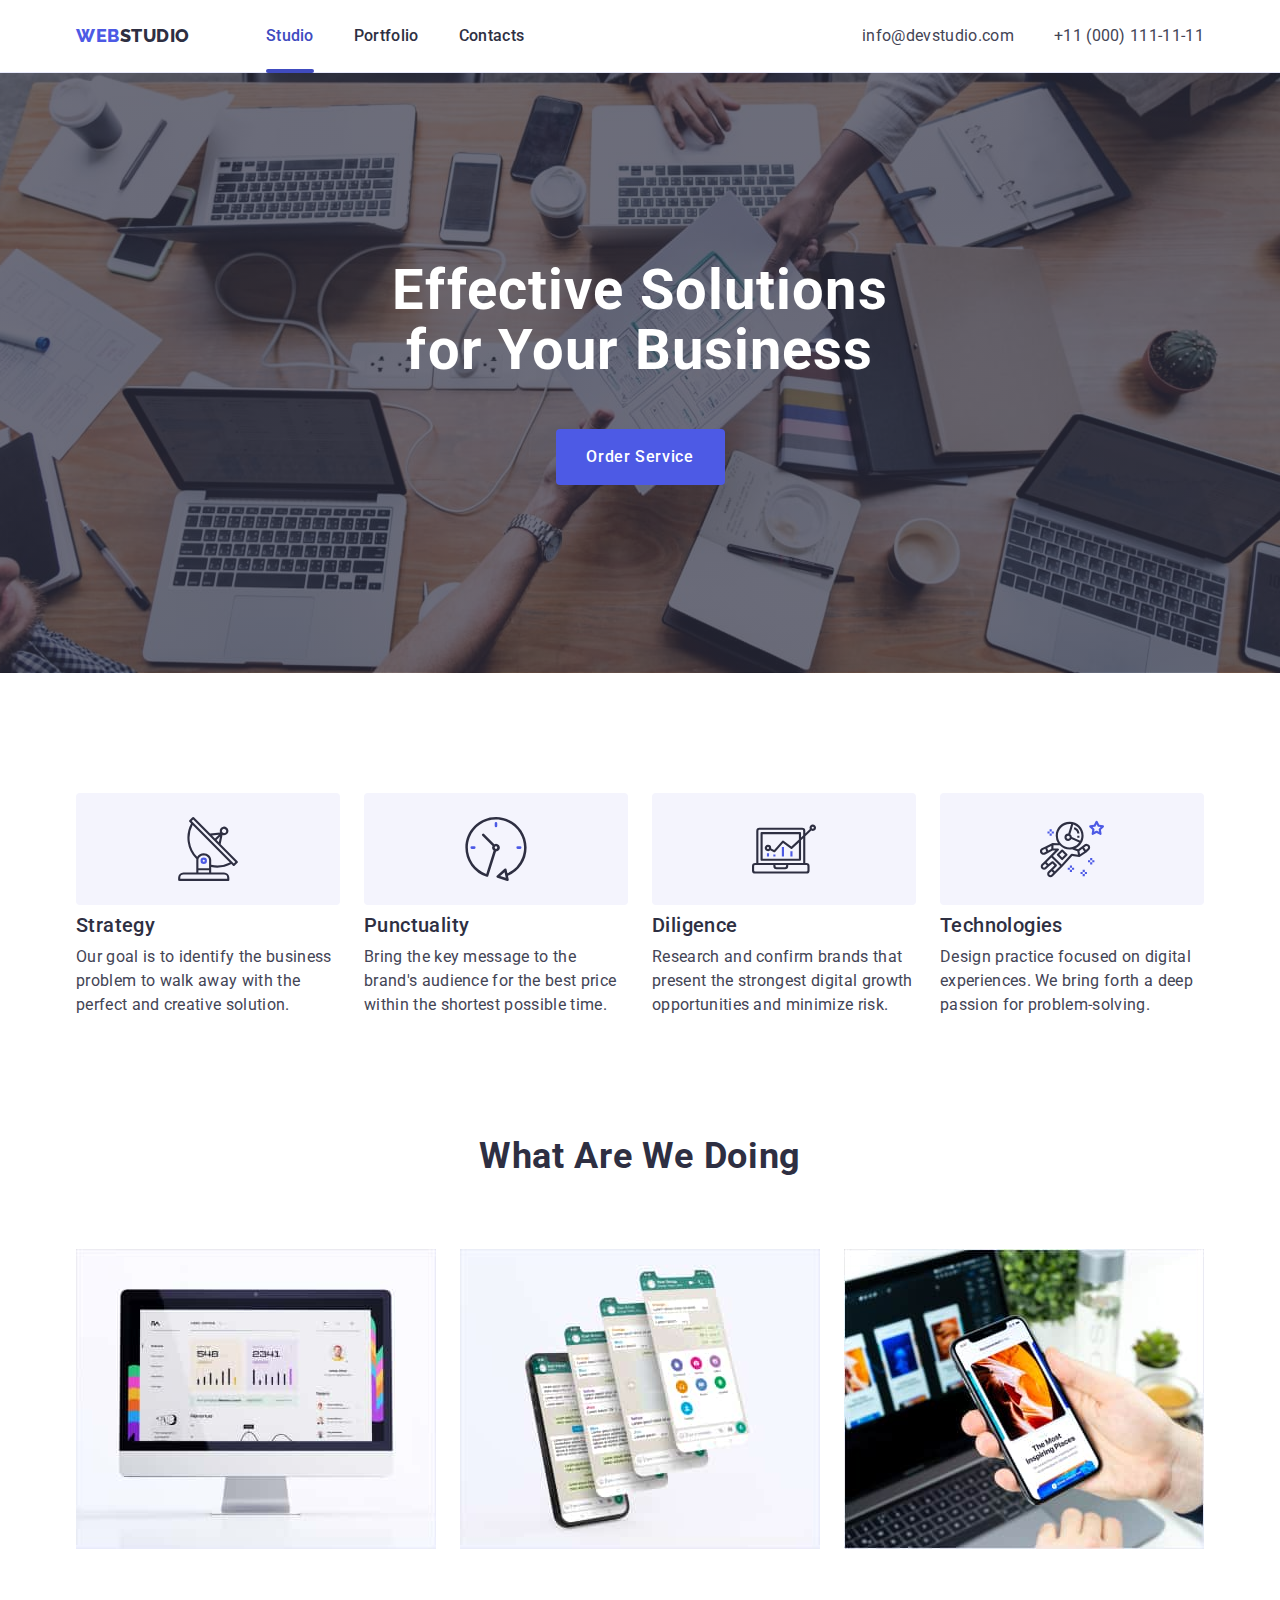
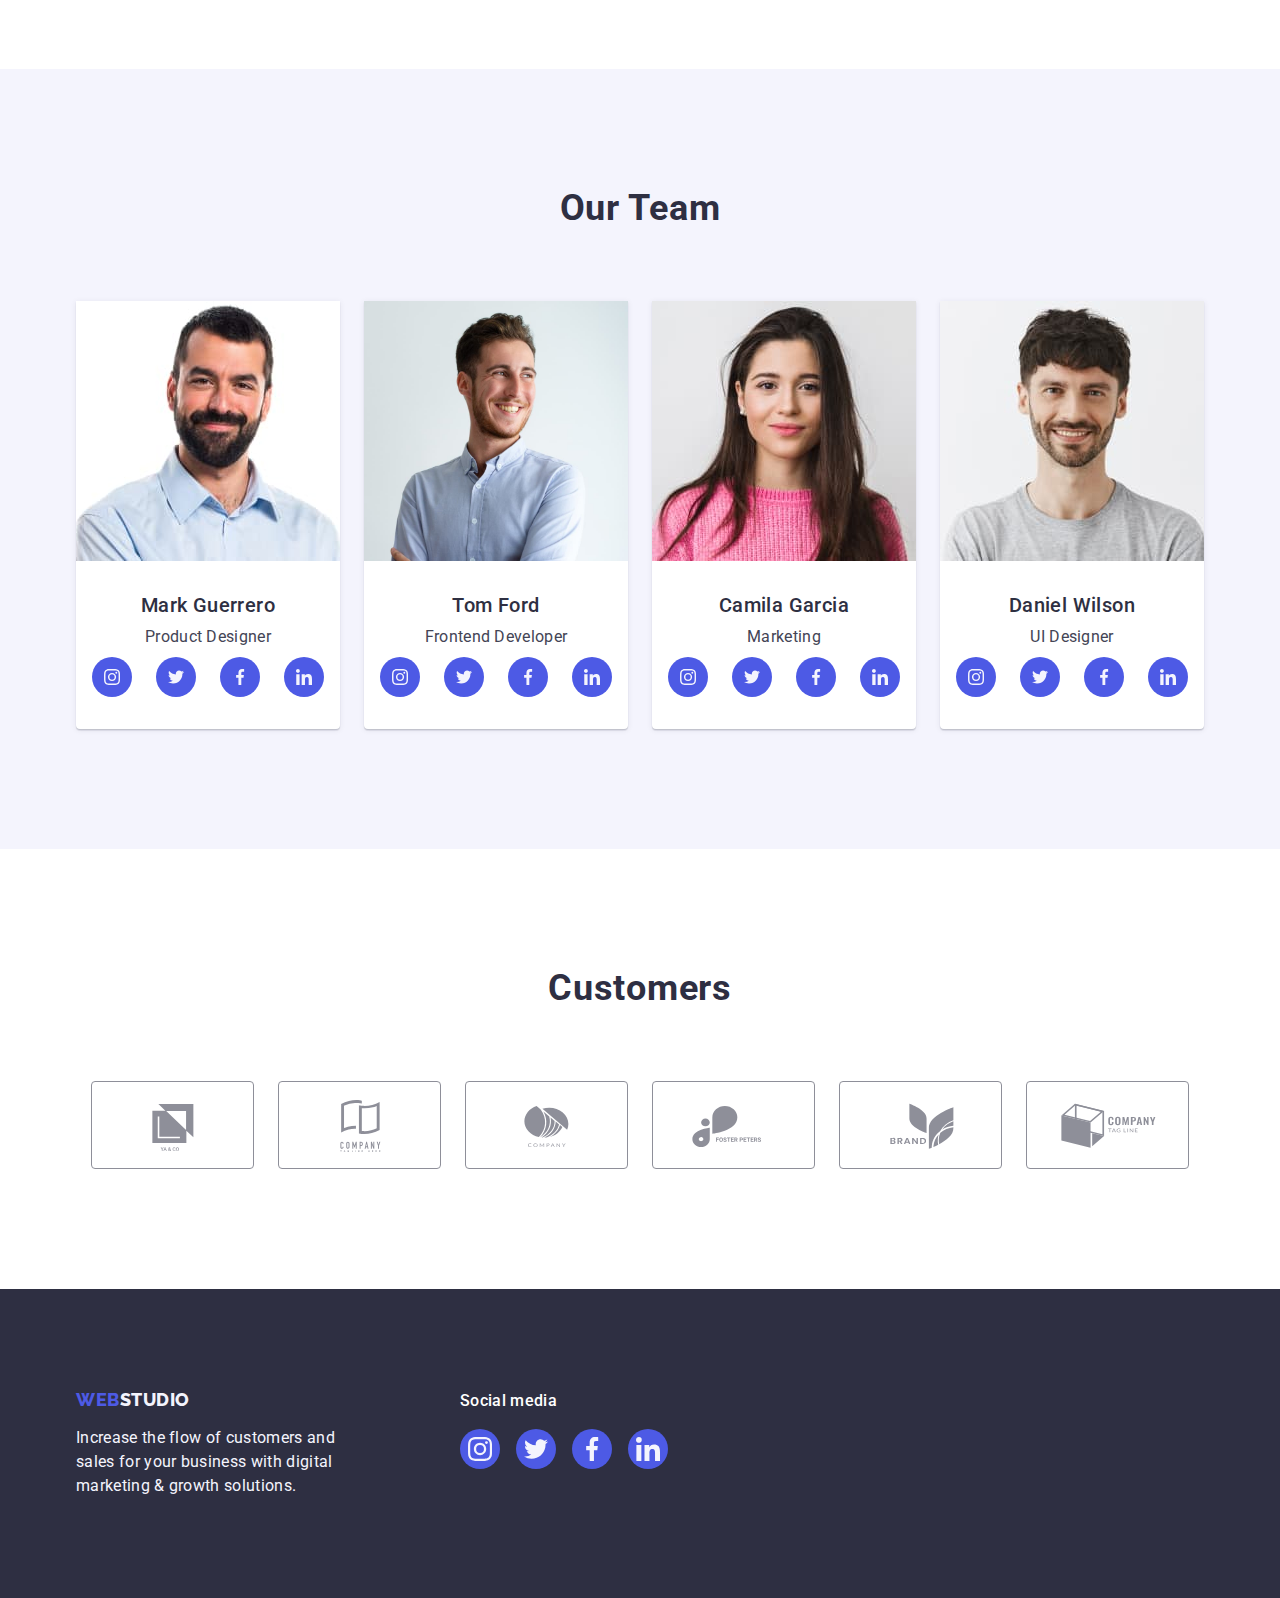
<file: index.html>
<!doctype html>
<html lang="pl">
  <head>
    <meta charset="UTF-8">
    <meta http-equiv="X-UA-Compatible" content="IE=edge">
    <meta name="viewport" content="width=device-width, initial-scale=1.0">
    <title>WebStudio</title>
    <link rel="stylesheet" href="https://cdnjs.cloudflare.com/ajax/libs/modern-normalize/2.0.0/modern-normalize.min.css"
      integrity="sha512-4xo8blKMVCiXpTaLzQSLSw3KFOVPWhm/TRtuPVc4WG6kUgjH6J03IBuG7JZPkcWMxJ5huwaBpOpnwYElP/m6wg=="
      crossorigin="anonymous" referrerpolicy="no-referrer">
    <link rel="stylesheet" href="./css/styles.css">
    <link rel="preconnect" href="https://fonts.googleapis.com">
    <link rel="preconnect" href="https://fonts.gstatic.com" crossorigin>
    <link
      href="https://fonts.googleapis.com/css2?family=Open+Sans&family=Raleway:wght@800&family=Roboto:wght@400;500;700;900&display=swap"
      rel="stylesheet">
  </head>
  <body>
    <header class="page-header">
      <div class="container">
        <nav class="navigation">
          <a class="logo link" href="index.html">Web<span class="span">Studio</span></a>
          <ul class="list link">
            <li class="list-item">
              <a class="nav-link link link-underline" href="./index.html">Studio</a>
            </li>
            <li class="list-item">
              <a class="nav-link link" href="./portfolio.html">Portfolio</a>
            </li>
            <li class="list-item">
              <a class="nav-link link" href="">Contacts</a>
            </li>
          </ul>
        </nav>
        <address class="contact-data">
          <ul class="list">
            <li class="list-item">
              <a class="contact link" href="mailto:info@devstudio.com">info@devstudio.com</a>
            </li>
            <li class="list-item">
              <a class="contact link" href="tel:110001111111">+11 (000) 111-11-11</a>
            </li>
          </ul>
        </address>
      </div> 
    </header>
    <main>

    <!--hero-->
      <section class="hero">
        <div class="container">
          <h1 class="hero-headline">Effective Solutions for Your Business</h1>
          <button class="hero-button" type="button" data-modal-open>Order Service</button>
        </div>
      </section>

    <!--features-->
      <section class="features section">
        <div class="container">
          <h2 class="visually-hidden">Hidden element</h2>
          <ul class="features-list list">
            <li class="list-item">
              <div class="features-icon">
                <svg width="64" height="64">
                  <use href="./images/icons.svg#icon-icon-1"></use>
                </svg>
              </div> 
              <h3 class="features-headline">Strategy</h3>
              <p class="features-paragraph">Our goal is to identify the business problem to walk away with the perfect and
                creative solution.</p>
            </li>
            <li class="list-item">
              <div class="features-icon">
                <svg width="64" height="64">
                  <use href="./images/icons.svg#icon-icon-2"></use>
                </svg>
              </div>
              <h3 class="features-headline">Punctuality</h3>
              <p class="features-paragraph">Bring the key message to the brand's audience for the best price within the shortest
                possible time.</p>
            </li>
            <li class="list-item">
              <div class="features-icon">
                <svg width="64" height="64">
                  <use href="./images/icons.svg#icon-icon-3"></use>
                </svg>
              </div>
              <h3 class="features-headline">Diligence</h3>
              <p class="features-paragraph">Research and confirm brands that present the strongest digital growth opportunities
                and minimize risk.</p>
            </li>
            <li class="list-item">
              <div class="features-icon">
                <svg width="64" height="64">
                  <use href="./images/icons.svg#icon-icon-4"></use>
                </svg>
              </div>
              <h3 class="features-headline">Technologies</h3>
              <p class="features-paragraph">Design practice focused on digital experiences. We bring forth a deep passion for
                problem-solving.</p>
          </li>
        </ul>
      </div>
      </section>

    <!--what are we doing-->
      <section class="we-do section">
        <div class="container">
          <h2 class="sections-headline">What are we doing</h2>
          <ul class="list">
            <li class="do-item">
              <img src="images/what-we-do/what-we-do-1.jpg" alt="a monitor screen" width="360" height="300">
            </li>
            <li class="do-item">
              <img src="images/what-we-do/what-we-do-2.jpg" alt="four screens of cellphones with random messages" width="360"
                height="300">
            </li>
            <li class="do-item">
              <img src="images/what-we-do/what-we-do-3.jpg" alt="a hand holding a cellphone with a monitor as a background"
                width="360" height="300">
            </li>
          </ul>
        </div>
      </section>

    <!--our team-->
      <section class="team section">
        <div class="container">
          <h2 class="sections-headline">Our Team</h2>
          <ul class="team-card list">
            <li class="team-element">
              <img class="team-image" src="images/our-team/our-team-1.jpg" alt="a man with brown eyes and short stubble wearing a blue shirt" width="264" height="260">
              <div class="container team-data">
                <h3 class="card-headline">Mark Guerrero</h3>
                <p class="card-paragraph">Product Designer</p>
                <ul class="team-socials">
                  <li class="team-socials-item">
                    <a class="team-socials-link" href="">
                      <svg class="team-icon" width="16" height="16">
                        <use href="./images/icons.svg#icon-instagram"></use>
                      </svg>
                    </a>
                  </li>
                  <li class="team-socials-item">
                    <a class="team-socials-link" href="">
                      <svg class="team-icon" width="16" height="16">
                        <use href="./images/icons.svg#icon-twitter"></use>
                      </svg>
                    </a>
                  </li>
                  <li class="team-socials-item">
                    <a class="team-socials-link" href="">
                      <svg class="team-icon" width="16" height="16">
                        <use href="./images/icons.svg#icon-facebook"></use>
                      </svg>
                    </a>
                  </li>
                  <li class="team-socials-item">
                    <a class="team-socials-link" href="">
                      <svg class="team-icon" width="16" height="16">
                        <use href="./images/icons.svg#icon-linkedin"></use>
                      </svg>
                    </a>
                  </li>
                </ul>
              </div>
            </li>
            <li class="team-element">
              <img class="team-image" src="images/our-team/our-team-2.jpg" alt="a man with blue eyes wearing a blue shirt " width="264" height="260">
              <div class="container team-data">
                <h3 class="card-headline">Tom Ford</h3>
                <p class="card-paragraph">Frontend Developer</p>
                <ul class="team-socials">
                  <li class="team-socials-item">
                    <a class="team-socials-link" href="">
                      <svg class="team-icon" width="16" height="16">
                        <use href="./images/icons.svg#icon-instagram"></use>
                      </svg>
                    </a>
                  </li>
                  <li class="team-socials-item">
                    <a class="team-socials-link" href="">
                      <svg class="team-icon" width="16" height="16">
                        <use href="./images/icons.svg#icon-twitter"></use>
                      </svg>
                    </a>
                  </li>
                  <li class="team-socials-item">
                    <a class="team-socials-link" href="">
                      <svg class="team-icon" width="16" height="16">
                        <use href="./images/icons.svg#icon-facebook"></use>
                      </svg>
                    </a>
                  </li>
                  <li class="team-socials-item">
                    <a class="team-socials-link" href="">
                      <svg class="team-icon" width="16" height="16">
                        <use href="./images/icons.svg#icon-linkedin"></use>
                      </svg>
                    </a>
                  </li>
                </ul>
              </div>
            </li>
            <li class="team-element">
              <img class="team-image" src="images/our-team/our-team-3.jpg" alt="a woman with long brown hair and brown eyes in a pink sweater" width="264" height="260">
              <div class="container team-data">
                <h3 class="card-headline">Camila Garcia</h3>
                <p class="card-paragraph">Marketing</p>
                <ul class="team-socials">
                  <li class="team-socials-item">
                    <a class="team-socials-link" href="">
                      <svg class="team-icon" width="16" height="16">
                        <use href="./images/icons.svg#icon-instagram"></use>
                      </svg>
                    </a>
                  </li>
                  <li class="team-socials-item">
                    <a class="team-socials-link" href="">
                      <svg class="team-icon" width="16" height="16">
                        <use href="./images/icons.svg#icon-twitter"></use>
                      </svg>
                    </a>
                  </li>
                  <li class="team-socials-item">
                    <a class="team-socials-link" href="">
                      <svg class="team-icon" width="16" height="16">
                        <use href="./images/icons.svg#icon-facebook"></use>
                      </svg>
                    </a>
                  </li>
                  <li class="team-socials-item">
                    <a class="team-socials-link" href="">
                      <svg class="team-icon" width="16" height="16">
                        <use href="./images/icons.svg#icon-linkedin"></use>
                      </svg>
                    </a>
                  </li>
                </ul>
              </div>
            </li>
            <li class="team-element">
              <img class="team-image" src="images/our-team/our-team-4.jpg" alt="a man with short stubble in grey t-shirt " width="264" height="260">
              <div class="container team-data">
                <h3 class="card-headline">Daniel Wilson</h3>
                <p class="card-paragraph">UI Designer</p>
                <ul class="team-socials">
                  <li class="team-socials-item">
                    <a class="team-socials-link" href="">
                      <svg class="team-icon" width="16" height="16">
                        <use href="./images/icons.svg#icon-instagram"></use>
                      </svg>
                    </a>
                  </li>
                  <li class="team-socials-item">
                    <a class="team-socials-link" href="">
                      <svg class="team-icon" width="16" height="16">
                        <use href="./images/icons.svg#icon-twitter"></use>
                      </svg>
                    </a>
                  </li>
                  <li class="team-socials-item">
                    <a class="team-socials-link" href="">
                      <svg class="team-icon" width="16" height="16">
                        <use href="./images/icons.svg#icon-facebook"></use>
                      </svg>
                    </a>
                  </li>
                  <li class="team-socials-item">
                    <a class="team-socials-link" href="">
                      <svg class="team-icon" width="16" height="16">
                        <use href="./images/icons.svg#icon-linkedin"></use>
                      </svg>
                    </a>
                  </li>
                </ul>
              </div>
            </li>
          </ul>
        </div>
      </section>
      <!-- customers-->
      <section class="customers section">
        <div class="container">
          <h2 class="sections-headline">Customers</h2>
          <ul class="customers-list list">
            <li class="customers-item">
              <a class="customers-link" href="">
                <svg class="icon-client" width="104" height="56">
                  <use href="./images/icons.svg#icon-client-1"></use>
                </svg>
              </a>
            </li>
            <li class="customers-item">
              <a class="customers-link" href="">
                <svg class="icon-client" width="104" height="56">
                  <use href="./images/icons.svg#icon-client-2"></use>
                </svg>
              </a>
            </li>
            <li class="customers-item">
              <a class="customers-link" href="">
                <svg class="icon-client" width="104" height="56">
                  <use href="./images/icons.svg#icon-client-3"></use>
                </svg>
              </a>
            </li>
            <li class="customers-item">
              <a class="customers-link" href="">
                <svg class="icon-client" width="104" height="56">
                  <use href="./images/icons.svg#icon-client-4"></use>
                </svg>
              </a>
            </li>
            <li class="customers-item">
              <a class="customers-link" href="">
                <svg class="icon-client" width="104" height="56">
                  <use href="./images/icons.svg#icon-client-5"></use>
                </svg>
              </a>
            </li>
            <li class="customers-item">
              <a class="customers-link" href="">
                <svg class="icon-client" width="104" height="56">
                  <use href="./images/icons.svg#icon-client-6"></use>
                </svg>
              </a>
            </li>
          </ul>
        </div>
      </section>  
    </main>

    <!--footer-->
    <footer class="page-footer">
      <div class="container">
        <div class="footer-text">
          <a class="logo link" href="index.html">Web<span class="span">Studio</span></a>
          <p class="footer-paragraph">Increase the flow of customers and sales for your business with digital marketing &
            growth
            solutions.</p>
        </div>
        <div class="footer-media">
          <p class="social-paragraph">Social media</p>
          <ul class="footer-socials">
            <li class="footer-socials-item">
              <a class="footer-link" href="">
                <svg class="footer-icon" width="24" height="24">
                  <use href="./images/icons.svg#icon-instagram"></use>
                </svg>
              </a>
            </li>
            <li class="footer-socials-item">
              <a class="footer-link" href="">
                <svg class="footer-icon" width="24" height="24">
                  <use href="./images/icons.svg#icon-twitter"></use>
                </svg>
              </a>
            </li>
            <li class="footer-socials-item">
              <a class="footer-link" href="">
                <svg class="footer-icon" width="24" height="24">
                  <use href="./images/icons.svg#icon-facebook"></use>
                </svg>
              </a>
            </li>
            <li class="footer-socials-item">
              <a class="footer-link" href="">
                <svg class="footer-icon" width="24" height="24">
                  <use href="./images/icons.svg#icon-linkedin"></use>
                </svg>
              </a>
            </li>
          </ul>
        </div>
      </div>
    </footer>
    <div class="modal-window is-hidden" data-modal>
      <div class="modal-body">
        <button class="button-close" type="button" data-modal-close>
          <svg class="button-close-icon" width="8" height="8">
            <use href="./images/icons.svg#icon-close"></use>
          </svg>
        </button>
      </div>
    </div>
    <script src="./js/modal.js"></script>
  </body>
</html>
</file>
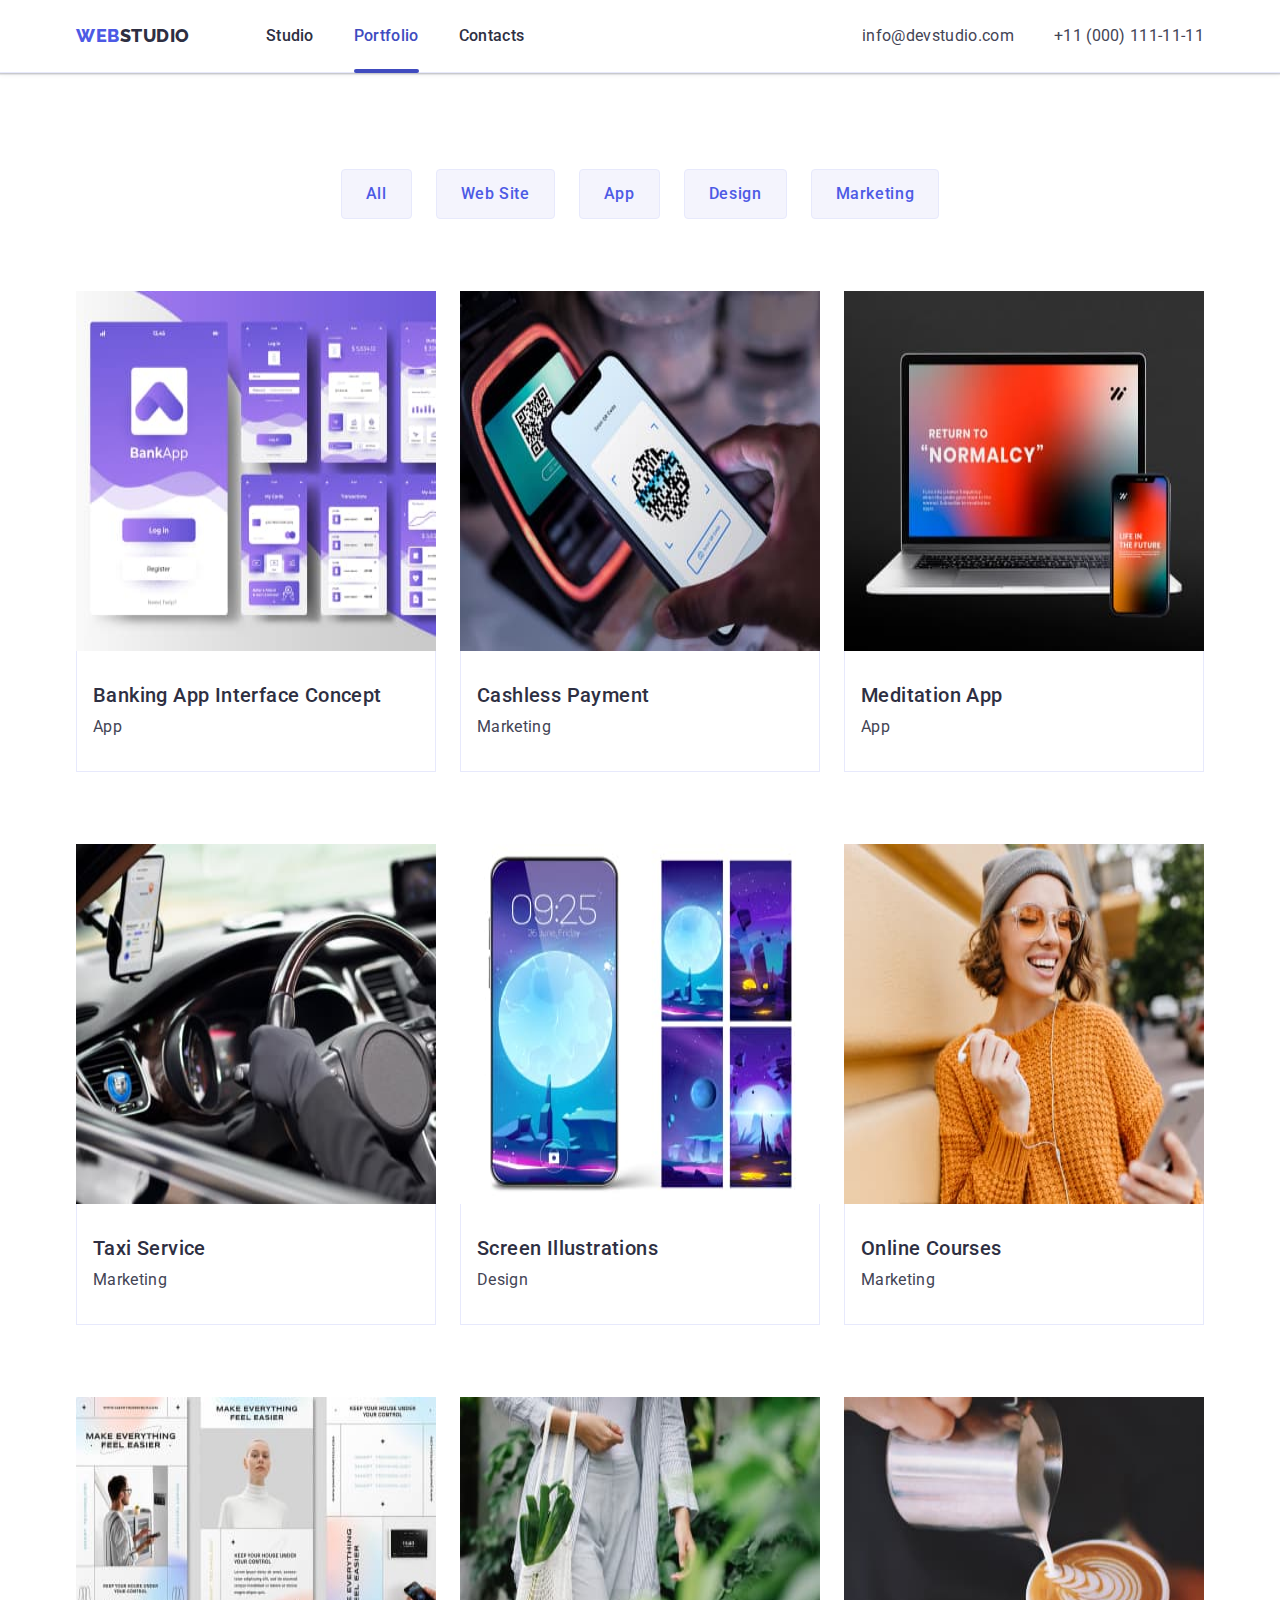
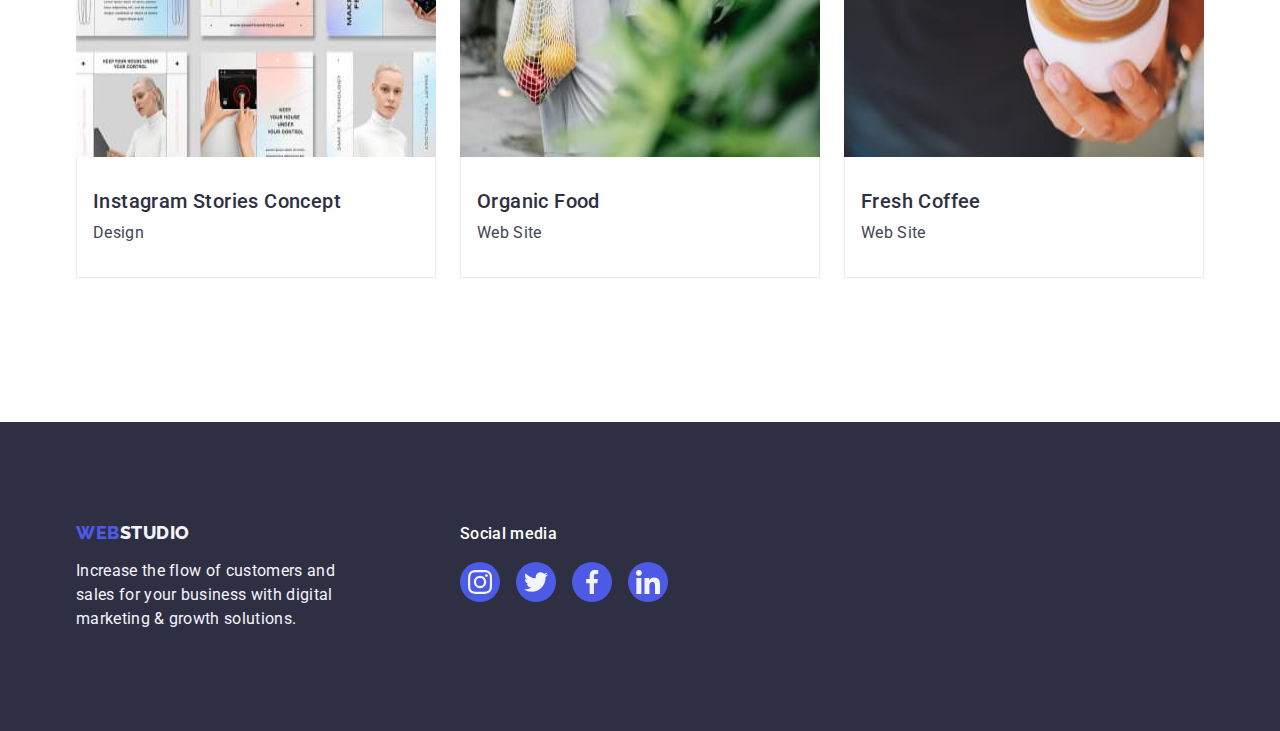
<file: portfolio.html>
<!doctype html>
<html lang="pl">
  <head>
    <meta charset="UTF-8">
    <meta http-equiv="X-UA-Compatible" content="IE=edge">
    <meta name="viewport" content="width=device-width, initial-scale=1.0">
    <title>WebStudio-portfolio</title>
    <link rel="stylesheet" href="https://cdnjs.cloudflare.com/ajax/libs/modern-normalize/2.0.0/modern-normalize.min.css"
      integrity="sha512-4xo8blKMVCiXpTaLzQSLSw3KFOVPWhm/TRtuPVc4WG6kUgjH6J03IBuG7JZPkcWMxJ5huwaBpOpnwYElP/m6wg=="
      crossorigin="anonymous" referrerpolicy="no-referrer">
    <link rel="stylesheet" href="./css/styles.css">
    <link rel="preconnect" href="https://fonts.googleapis.com">
    <link rel="preconnect" href="https://fonts.gstatic.com" crossorigin>
    <link
      href="https://fonts.googleapis.com/css2?family=Open+Sans&family=Raleway:wght@800&family=Roboto:wght@400;500;700;900&display=swap"
      rel="stylesheet">
  </head>
  <body>
    <header class="page-header">
      <div class="container">
        <nav class="navigation">
          <a class="logo link" href="index.html">Web<span class="span">Studio</span></a>
          <ul class="list link">
            <li class="list-item">
              <a class="nav-link link" href="./index.html">Studio</a>
            </li>
            <li class="list-item">
              <a class="nav-link link link-underline" href="./portfolio.html">Portfolio</a>
            </li>
            <li class="list-item">
              <a class="nav-link link" href="">Contacts</a>
            </li>
          </ul>
        </nav>
        <address class="contact-data">
          <ul class="list">
            <li class="list-item">
              <a class="contact link" href="mailto:info@devstudio.com">info@devstudio.com</a>
            </li>
            <li class="list-item">
              <a class="contact link" href="tel:110001111111">+11 (000) 111-11-11</a>
            </li>
          </ul>
        </address>
      </div>
    </header>
    <main>
      <section class="portfolio-mid section">
        <div class="container">
          <h1 class="visually-hidden">Hidden element</h1>
          <ul class="filters list">
            <li class="filters-item">
              <button type="button" class="filters-btn">All</button>
            </li>
            <li class="filters-item">
              <button type="button" class="filters-btn">Web Site</button>
            </li>
            <li class="filters-item">
              <button type="button" class="filters-btn">App</button>
            </li>
            <li class="filters-item">
              <button type="button" class="filters-btn">Design</button>
            </li>
            <li class="filters-item">
              <button type="button" class="filters-btn">Marketing</button>
            </li>
          </ul>
          <ul class="portfolio-cards list">
            <li class="cards-item">
              <a class="link" href="">
                <div class="card-image">
                  <img src="./images/portfolio/portfolio-1.jpg" alt="Visualization of the Banking Application" width="360" height="360">
                  <p class="card-image-overlay">14 Stylish and User-Friendly App Design Concepts · Task Manager App · Calorie Tracker App · Exotic Fruit Ecommerce App ·
                  Cloud Storage App</p>
                </div>
                <div class="container">
                  <h2 class="portfolio-headline">Banking App Interface Concept</h2>
                  <p class="portfolio-paragraph">App</p>
                </div>
              </a>
            </li>
            <li class="cards-item">
              <a class="link" href="">
                <div class="card-image">
                  <img src="./images/portfolio/portfolio-2.jpg" alt="A cellphone with QR code applied to the reader" width="360"
                    height="360">
                  <p class="card-image-overlay">14 Stylish and User-Friendly App Design Concepts · Task Manager App · Calorie Tracker App
                    · Exotic Fruit Ecommerce App ·
                    Cloud Storage App</p>
                </div>
                <div class="container">
                  <h2 class="portfolio-headline">Cashless Payment</h2>
                  <p class="portfolio-paragraph">Marketing</p>
                </div>
              </a>
            </li>
            <li class="cards-item">
              <a class="link" href="">
                <div class="card-image">
                  <img src="./images/portfolio/portfolio-3.jpg"
                    alt="A laptop and a cellphone with the slogan: Return to Normalcy on the screens " width="360" height="360">
                  <p class="card-image-overlay">14 Stylish and User-Friendly App Design Concepts · Task Manager App · Calorie Tracker App
                    · Exotic Fruit Ecommerce App ·
                    Cloud Storage App</p>
                </div>
                <div class="container">
                  <h2 class="portfolio-headline">Meditation App</h2>
                  <p class="portfolio-paragraph">App</p>
                </div>
              </a>
            </li>
            <li class="cards-item">
              <a class="link" href="">
                <div class="card-image">
                  <img src="./images/portfolio/portfolio-4.jpg" alt="A car cocpit with a cellphone holder attached to the windshield"
                    width="360" height="360">
                  <p class="card-image-overlay">14 Stylish and User-Friendly App Design Concepts · Task Manager App · Calorie Tracker App
                    · Exotic Fruit Ecommerce App ·
                    Cloud Storage App</p>
                </div>
                <div class="container">
                  <h2 class="portfolio-headline">Taxi Service</h2>
                  <p class="portfolio-paragraph">Marketing</p>
                </div>
              </a>
            </li>
            <li class="cards-item">
              <a class="link" href="">
                <div class="card-image">
                  <img src="./images/portfolio/portfolio-5.jpg"
                    alt="Projects of phone screens graphics presenting the moon and shapes of rock formations " width="360" height="360">
                  <p class="card-image-overlay">14 Stylish and User-Friendly App Design Concepts · Task Manager App · Calorie Tracker App
                    · Exotic Fruit Ecommerce App ·
                    Cloud Storage App</p>
                </div>
                <div class="container">
                  <h2 class="portfolio-headline">Screen Illustrations</h2>
                  <p class="portfolio-paragraph">Design</p>
                </div>
              </a>
            </li>
            <li class="cards-item">
              <a class="link" href="">
                <div class="card-image">
                  <img src="./images/portfolio/portfolio-6.jpg" alt="Young woman with earphones looking at her phone" width="360"
                    height="360">
                  <p class="card-image-overlay">14 Stylish and User-Friendly App Design Concepts · Task Manager App · Calorie Tracker App
                    · Exotic Fruit Ecommerce App ·
                    Cloud Storage App</p>
                </div>
                <div class="container">
                  <h2 class="portfolio-headline">Online Courses</h2>
                  <p class="portfolio-paragraph">Marketing</p>
                </div>
              </a>
            </li>
            <li class="cards-item">
              <a class="link" href="">
                <div class="card-image">
                  <img src="./images/portfolio/portfolio-7.jpg"
                    alt="A group of pictures with different versions in similar colours for Instagram Story" width="360" height="360">
                  <p class="card-image-overlay">14 Stylish and User-Friendly App Design Concepts · Task Manager App · Calorie Tracker App
                    · Exotic Fruit Ecommerce App ·
                    Cloud Storage App</p>
                </div>
                <div class="container">
                  <h2 class="portfolio-headline">Instagram Stories Concept</h2>
                  <p class="portfolio-paragraph">Design</p>
                </div>
              </a>
            </li>
            <li class="cards-item">
              <a class="link" href="">
                <div class="card-image">
                  <img src="./images/portfolio/portfolio-8.jpg" alt="A figure of a woman carrying vegetables" width="360" height="360">
                  <p class="card-image-overlay">14 Stylish and User-Friendly App Design Concepts · Task Manager App · Calorie Tracker App
                    · Exotic Fruit Ecommerce App ·
                    Cloud Storage App</p>
                </div>
                <div class="container">
                  <h2 class="portfolio-headline">Organic Food</h2>
                  <p class="portfolio-paragraph">Web Site</p>
                </div>
              </a>
            </li>
            <li class="cards-item">
              <a class="link" href="">
                <div class="card-image">
                  <img src="./images/portfolio/portfolio-9.jpg" alt="A cup of coffee with a pattern of poured milk" width="360"
                    height="360">
                  <p class="card-image-overlay">14 Stylish and User-Friendly App Design Concepts · Task Manager App · Calorie Tracker App
                    · Exotic Fruit Ecommerce App ·
                    Cloud Storage App</p>
                </div>
                <div class="container">
                  <h2 class="portfolio-headline">Fresh Coffee</h2>
                  <p class="portfolio-paragraph">Web Site</p>
                </div>
              </a>
            </li>
          </ul>
        </div>
      </section>
    </main>
    <footer class="page-footer">
      <div class="container">
        <div class="footer-text">
          <a class="logo link" href="index.html">Web<span class="span">Studio</span></a>
          <p class="footer-paragraph">Increase the flow of customers and sales for your business with digital marketing &
            growth
            solutions.</p>
        </div>
        <div class="footer-media">
          <p class="social-paragraph">Social media</p>
          <ul class="footer-socials">
            <li class="footer-socials-item">
              <a class="footer-link" href="">
                <svg class="footer-icon" width="24" height="24">
                  <use href="./images/icons.svg#icon-instagram"></use>
                </svg>
              </a>
            </li>
            <li class="footer-socials-item">
              <a class="footer-link" href="">
                <svg class="footer-icon" width="24" height="24">
                  <use href="./images/icons.svg#icon-twitter"></use>
                </svg>
              </a>
            </li>
            <li class="footer-socials-item">
              <a class="footer-link" href="">
                <svg class="footer-icon" width="24" height="24">
                  <use href="./images/icons.svg#icon-facebook"></use>
                </svg>
              </a>
            </li>
            <li class="footer-socials-item">
              <a class="footer-link" href="">
                <svg class="footer-icon" width="24" height="24">
                  <use href="./images/icons.svg#icon-linkedin"></use>
                </svg>
              </a>
            </li>
          </ul>
        </div>
      </div>
    </footer>
  </body>
</html>
</file>
<file: css/styles.css>
/* Global */

* {
  box-sizing: border-box;
  margin: 0;
  padding: 0;
}

:root {
  --primary-color: #4D5AE5;
  --dark-color: #2E2F42;
  --pressed-state: #404BBF;
  --body-text: #434455;
  --subtle-text: #8E8F99;
  --light: #F4F4FD;
  --white: #FFFFFF;
  --accent-color: #E7E9FC;
  --valid: #31D0AA;
  --modal-background: #FCFCFC;

  --tr-duration: 250ms;
  --tr-fn: cubic-bezier(0.4, 0, 0.2, 1);
}

body {
  font-family: 'Roboto', sans-serif;
  color: var(--body-text);
  letter-spacing: 0.02em;
  line-height: 1.5;
  text-decoration: none;
  background-color: var(--white);
  margin: 0 auto;
}

.visually-hidden {
  position: absolute;
  width: 1px;
  height: 1px;
  margin: -1px;
  border: 0;
  padding: 0;
  white-space: nowrap;
  clip-path: inset(100%);
  clip: rect(0 0 0 0);
  overflow: hidden;
}

/* Menu */
.container {
  max-width: 1158px;
  margin: 0 auto;
  padding: 0 15px;
}

.container img {
  display: block;
}

.section {
  padding-top: 120px;
  padding-bottom: 120px;
}

.page-header {
  border-bottom: 1px solid var(--accent-color);
  box-shadow: 0px 2px 1px rgba(46, 47, 66, 0.08), 0px 1px 1px rgba(46, 47, 66, 0.16), 0px 1px 6px rgba(46, 47, 66, 0.08);
}

.page-header .container {
  display: flex;
}

.navigation {
  display: flex;
  align-items: center;
}

.navigation .logo {
  font-family: 'Raleway', sans-serif;
  font-size: 18px;
  text-decoration: none;
  font-weight: 800;
  line-height: 1.17;
  letter-spacing: 0.03em;
  margin-right: 76px;
  text-transform: uppercase;
  color: var(--primary-color);
}

.navigation .list-item {
  margin-right: 40px;
}

.navigation .list-item:last-child {
  margin-right: 0;
}

.logo.link {
  text-decoration: none;
}

.span {
  color: var(--dark-color);
}

.nav-link {
  line-height: 1.5;
  font-weight: 500;
  font-size: 16px;
  letter-spacing: 0.02em;
  color: var(--dark-color);
  padding: 24px 0;
  display: inline-block;
  transition-property: color;
  transition-duration: var(--tr-duration);
  transition-timing-function: var(--tr-fn);
  position: relative;
}

.link {
  text-decoration: none;
}

.nav-link:hover,
.nav-link:focus {
  color: var(--pressed-state);
}

.link-underline {
  color: var(--pressed-state);
}

.nav-link.link-underline::after {
  content:"";
  position: absolute;
  border-radius: 2px;
  background-color: var(--pressed-state);
  width: 100%;
  height: 4px;
  right: 0;
  bottom: -1px;
}

.list {
  list-style: none;
  display: flex;
}

.contact-data {
  font-style: normal;
  margin-left: auto;
  padding-top: 24px;
  padding-bottom: 24px;
}

.contact-data .list {
  gap: 40px;
}

.contact.link {
  font-size: 16px;
  line-height: 1.5;
  letter-spacing: 0.02em;
  color: var(--body-text);
  text-decoration: none;
  transition-property: color;
  transition-duration: var(--tr-duration);
  transition-timing-function: var(--tr-fn);
}

.contact.link:hover,
.contact.link:focus {
  color: var(--pressed-state);
}

/* Hero section */
.hero {
  margin: 0 auto;
  color: var(--white);
  padding: 188px 0;
  background-image: linear-gradient(rgba(46, 47, 66, 0.7), rgba(46, 47, 66, 0.7)), url(../images/hero/people-office.jpg);
  max-width: 1440px;
  background-repeat: no-repeat;
  background-position: center;
  background-size: cover;
}

.hero-headline {
  line-height: 1.07;
  text-align: center;
  letter-spacing: 0.02em;
  font-size: 56px;
  max-width: 496px;
  margin: 0 auto;
  margin-bottom: 48px;
}

.container .hero-button {
  color: var(--white);
  background-color: var(--primary-color);
  font-family: "Roboto", sans-serif;
  border: none;
  border-radius: 4px;
  cursor: pointer;
  font-weight: 500;
  text-align: center;
  font-size: 16px;
  line-height: 1.5;
  letter-spacing: 0.04em;
  display: block;
  min-width: 169px;
  height: 56px;
  margin: 0 auto;
  transition-property: background-color;
  transition-duration: var(--tr-duration);
  transition-timing-function: var(--tr-fn);
}

.container .hero-button:hover,
.container .hero-button:focus {
  background-color: var(--pressed-state);
}

/* Section Features*/

.features-list {
  list-style: none;
  display: flex;
  justify-content: space-between;
  gap: 24px;
}

.features-list .list-item {
  width: calc((100% - 72px) / 4);
  flex-basis: auto;
}

.list-item svg {
  width: 64px;
  height: 64px;
  border-radius: 4px;
}

.features-icon {
  display: flex;
  align-items: center;
  justify-content: center;
  height: 112px;
  background-color: var(--light);
  border-radius: 4px;
  margin-bottom: 8px;
}

.features-headline {
  font-weight: 500;
  font-size: 20px;
  line-height: 1.2;
  letter-spacing: 0.02em;
  text-align: left;
  color: var(--dark-color);
  margin-bottom: 8px;
}

.features-paragraph {
  font-size: 16px;
  line-height: 1.5;
  letter-spacing: 0.02em;
  color: var(--body-text);
}

/* Section 'what are we doing'*/

.we-do.section {
  padding-top: 0;
}

.we-do .list{
  list-style: none;
  gap: 24px;
  display: flex;
  justify-content: space-between;
}

.list.do-item {
  width: calc((100% - 48px) / 3);
  flex-basis: auto;
}

.sections-headline {
  font-weight: 700;
  font-size: 36px;
  line-height: 1.11;
  text-align: center;
  letter-spacing: 0.02em;
  text-transform: capitalize;
  color: var(--dark-color);
  margin-bottom: 72px;
}

/* our team*/
.team {
  background-color: var(--light);
}

.team-card.list {
  list-style: none;
  display: flex;
  justify-content: space-between;
  gap: 24px;
}

.team-element {
  background-color: var(--white);
  border-radius: 0px 0px 4px 4px;
  width: calc((100% - 72px) / 4);
  flex-basis: auto;
  box-shadow: 0px 1px 6px rgba(46, 47, 66, 0.08),
    0px 1px 1px rgba(46, 47, 66, 0.16),
    0px 2px 1px rgba(46, 47, 66, 0.08);
}
.team-socials-item {
  width: 40px;
  height: 40px;
}

.team-socials-link {
  width: 100%;
  height: 100%;
  background-color: var(--primary-color);
  border-radius: 50%;
  display: flex;
  align-items: center;
  justify-content: center;
  transition-property: background-color;
  transition-duration: var(--tr-duration);
  transition-timing-function: var(--tr-fn);
}

.team-socials-link:hover,
.team-socials-link:focus,
.team-socials-link:active {
  background-color: var(--pressed-state);
}

.team-icon {
  fill: var(--light);
}

.container.team-data {
  padding: 32px 0px;
}

.container.team-data>p {
  padding: 8px 0;
}
.container.team-data>h3 {
  margin-bottom: 0;
}

.team-element .container {
  max-width: 264px;
}

.team-element.team-image {
  display: block;
}

.card-headline {
  font-weight: 500;
  font-size: 20px;
  line-height: 1.2;
  letter-spacing: 0.02em;
  color: var(--dark-color);
  text-align: center;
  margin-bottom: 8px;
}

.card-paragraph {
  font-size: 16px;
  line-height: 1.5;
  letter-spacing: 0.02em;
  color: var(--body-text);
  text-align: center;
}

.team-socials {
  list-style: none;
  display: flex;
  justify-content: center;
  gap: 24px;
}

.team-socials-item {
  display: inline-block;
  flex-basis: auto;
}

/* Customers */
.customers-list {
  gap: 24px;
}

.customers .container {
  max-width: 1128px;
}

.customers-item {
  width: calc((100% - 120px) / 6);
  height: 88px;
}

.customers-link {
  width: 100%;
  height: 100%;
  border: 1px solid var(--subtle-text);
  border-radius: 4px;
  display: flex;
  align-items: center;
  justify-content: center;
  color: var(--subtle-text);
  transition-property: color;
  transition-duration: var(--tr-duration);
  transition-timing-function: var(--tr-fn);
}

.customers-link:hover,
.customers-link:focus,
.customers-link:active {
  border-color: var(--pressed-state);
  color: var(--pressed-state); 
}

.icon-client {
  fill: currentColor;
}

.icon-client:hover,
.icon-client:active,
.icon-client:focus {
  fill: var(--pressed-state);
}


/* Footer */
.page-footer {
  color: var(--light);
  background-color: var(--dark-color);
  letter-spacing: 0.02em;
  padding: 100px 0;
}

.page-footer .container {
  display: flex;
  align-items: baseline;
}

.footer-text {
  margin-right: 120px;
}

.page-footer .logo {
  font-family: "Raleway", sans-serif;
  font-weight: 800;
  font-size: 18px;
  line-height: 1.17;
  letter-spacing: 0.03em;
  text-transform: uppercase;
  color: var(--primary-color);
  text-decoration: none;
  display: inline-block;
  margin-bottom: 16px;
}

.page-footer .logo span {
  color: var(--light);
}

.footer-paragraph {
  color: var(--light);
  width: 264px;
}

.social-paragraph {
  font-weight: 500;
  color: var(--white);
  margin-bottom: 16px;
}

.footer-socials {
  list-style: none;
  display: flex;
  gap: 16px;
}

.footer-socials-item .footer-link {
  width: 40px;
  height: 40px;
}

.footer-link {
  width: 100%;
  height: 100%;
  background-color: var(--primary-color);
  border-radius: 50%;
  display: flex;
  align-items: center;
  justify-content: center;
  transition-property: background-color;
  transition-duration: var(--tr-duration);
  transition-timing-function: var(--tr-fn);
}

.footer-link:hover,
.footer-link:focus,
.footer-link:active {
  background-color: var(--valid);
}

.footer-icon {
  fill: var(--light);
}

/*Modal*/
.modal-window {
  position: fixed;
  inset: 0 0 auto;
  min-height: 100vh;
  display: flex;
  justify-content: center;
  align-items: center;
  opacity: 1;
  pointer-events: all;
  transition-property: opacity, visibility;
  transition-timing-function: var(--tr-fn);
  transition-duration: var(--tr-duration);
  background-color: rgba(46, 47, 66, 0.4);
}

.modal-window.is-hidden {
  pointer-events: none;
  visibility: hidden;
  opacity: 0;
}

.modal-body {
  position: absolute;
  top: 50%;
  left: 50%;
  transform: translate(-50%, -50%) scale(1);
  background-color: var(--modal-background);
  border-radius: 4px;
  min-width: 408px;
  min-height: 584px;
  transition-property: transform;
  transition-duration: var(--tr-duration);
  transition-timing-function: var(--tr-fn);
  box-shadow: 0px 2px 1px 0px rgba(0, 0, 0, 0.20), 0px 1px 3px 0px rgba(0, 0, 0, 0.12), 0px 1px 1px 0px rgba(0, 0, 0, 0.14);
}

.button-close {
  position: absolute;
  top: 24px;
  right: 24px;
  width: 24px;
  height: 24px;
  border-radius: 50%;
  display: flex;
  align-items: center;
  justify-content: center;
  background-color: var(--accent-color);
  border: 1px solid rgba(0, 0, 0, 0.1);
  cursor: pointer;
  transition-property: background-color, border;
  transition-duration: var(--tr-duration);
  transition-timing-function: var(--tr-fn);
}

.button-close:hover,
.button-close:focus {
  background-color: var(--pressed-state);
  border: none;
}

.button-close-icon {
  transition-property: fill;
  transition-duration: var(--tr-duration);
  transition-timing-function: var(--tr-fn);
}

.button-close:hover .button-close-icon,
.button-close:focus .button-close-icon {
  fill: var(--white);
}

/* portfolio */

.portfolio-mid {
  padding-top: 96px;
  padding-bottom: 120px;
}

.filters.list {
  list-style: none;
  justify-content: center;
  gap: 24px;
  margin-bottom: 72px;
}

.filters-btn {
  font-family: "Roboto", sans-serif;
  color: var(--primary-color);
  background-color: var(--light);
  border: 1px solid var(--accent-color);
  border-radius: 4px;
  font-weight: 500;
  font-size: 16px;
  line-height: 1.5;
  letter-spacing: 0.04em;
  cursor: pointer;
  padding: 12px 24px;
  transition-property: color, background-color, border-color, box-shadow;
  transition-duration: var(--tr-duration);
  transition-timing-function: var(--tr-fn);
}

.filters-btn:hover,
.filters-btn:focus,
.filters-btn:active {
  color: var(--white);
  background-color: var(--pressed-state);
  border: 1px solid transparent;
  box-shadow: 0px 3px 1px rgba(0, 0, 0, 0.1), 0px 2px 1px rgba(0, 0, 0, 0.08), 0px 2px 2px rgba(0, 0, 0, 0.12);
}

.portfolio-cards.list {
  list-style: none;
}

.portfolio-cards {
  display: flex;
  flex-wrap: wrap;
  column-gap: 24px;
  row-gap: 48px;
  justify-content: center;
}

.cards-item {
  border-bottom: 1px;
  border-color: var(--accent-color);
  margin-bottom: 24px;
  text-align: left;
  width: calc((100% - 48px) / 3);
}

.cards-item:hover .link {
  box-shadow: 0px 2px 1px 0px rgba(46, 47, 66, 0.08), 0px 1px 1px 0px rgba(46, 47, 66, 0.16), 0px 1px 6px 0px rgba(46, 47, 66, 0.08);
}

.cards-item .container {
  padding: 32px 16px;
  border: 1px solid var(--accent-color);
  border-top: none;
  max-width: 360px;
}

.cards-item .link {
  display: block;
  transition-property: box-shadow;
  transition-duration: var(--tr-duration);
  transition-timing-function: var(--tr-fn);
}

.cards-item .link:hover,
.cards-item .link:active,
.cards-item .link:focus {
  box-shadow: 0px 1px 6px rgba(46, 47, 66, 0.08), 0px 1px 1px rgba(46, 47, 66, 0.16), 0px 2px 1px rgba(46, 47, 66, 0.08);
}

.cards-item .link:hover .card-image-overlay,
.cards-item .link:focus .card-image-overlay {
  transform: translateY(0%);
}

.card-image {
  position: relative;
  overflow: hidden;
}

.card-image-overlay {
  position: absolute;
  top: 0;
  font-size: 16px;
  line-height: 1.5;
  letter-spacing: 0.02em;
  color: var(--light);
  padding: 40px 32px;
  background-color: var(--primary-color);
  height: 100%;
  width: 100%;
  transform: translateY(100%);
  transition-property: transform;
  transition-duration: var(--tr-duration);
  transition-timing-function: var(--tr-fn);
}

.portfolio-headline {
  font-weight: 500;
  font-size: 20px;
  line-height: 1.2;
  letter-spacing: 0.02em;
  color: var(--dark-color);
  margin-bottom: 8px;
}

.portfolio-paragraph {
  font-size: 16px;
  line-height: 1.5;
  letter-spacing: 0.02em;
  color: var(--body-text);
}
</file>
